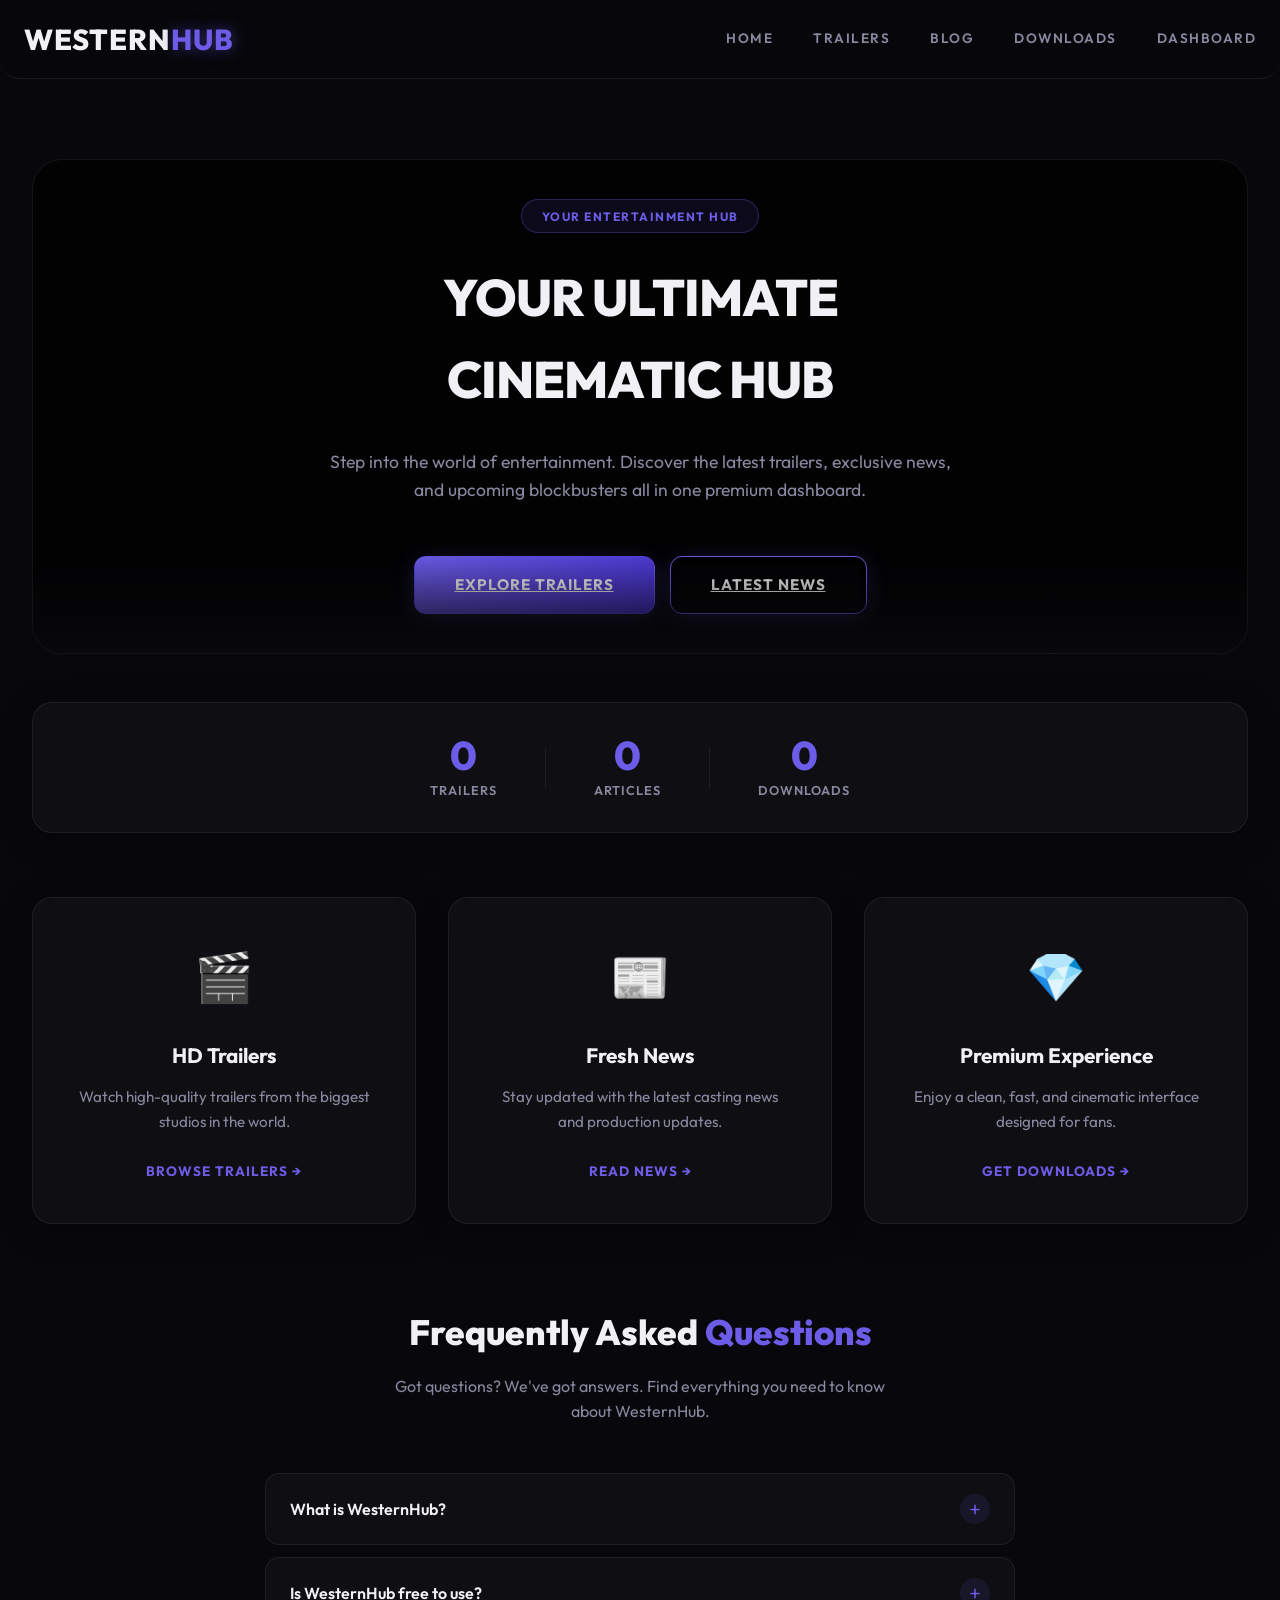
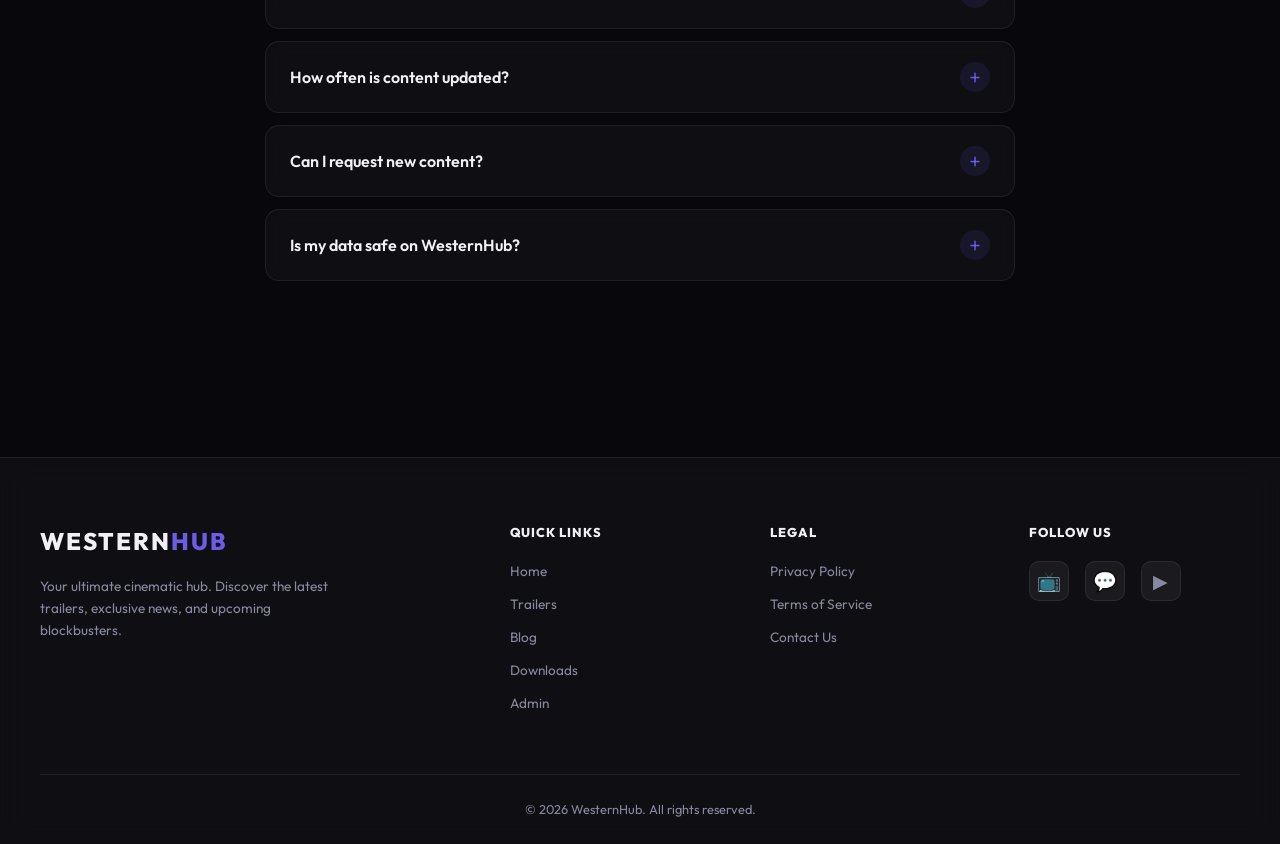
<file: index.html>
<!DOCTYPE html>
<html lang="en">
<head>
    <meta charset="UTF-8">
    <meta name="viewport" content="width=device-width, initial-scale=1.0">
    <title>WesternHub | Cinematic Gateway</title>
    <link rel="icon" type="image/png" href="image/favicon.png">
    <link rel="stylesheet" href="style.css">
    <!-- Auth removed: no redirect required -->
</head>
<body>
    <header>
        <div class="logo">WESTERN<span>HUB</span></div>
        <nav class="nav-links">
            <a href="index.html">Home</a>
            <a href="trailers.html">Trailers</a>
            <a href="blog.html">Blog</a>
            <a href="downloads.html">Downloads</a>
            <a href="admin.html" id="navAdmin">Dashboard</a>
            <a href="#" id="navLogout" style="display:none;" onclick="logout()">Logout</a>
        </nav>
    </header>
    <script>
        if (sessionStorage.getItem('adminLoggedIn') === 'true') {
            document.getElementById('navLogout').style.display = 'inline';
            document.getElementById('navLogout').textContent = 'Logout (' + (sessionStorage.getItem('userName') || 'User') + ')';
        }
        function logout() {
            sessionStorage.clear();
            window.location.replace('index.html');
        }
    </script>

    <div class="container">
        <!-- Main Landing Hero -->
        <section class="hero" style="height: 55vh;">
            <div class="hero-badge">Your Entertainment Hub</div>
            <h1 style="font-size: 3.2rem; letter-spacing: -1px;">YOUR ULTIMATE <br><span>CINEMATIC HUB</span></h1>
            <p style="max-width: 650px; margin: 1.2rem auto; font-size: 1.1rem; color: var(--text-gray);">
                Step into the world of entertainment. Discover the latest trailers, exclusive news, and upcoming blockbusters all in one premium dashboard.
            </p>
            <div style="display: flex; gap: 15px; justify-content: center; margin-top: 2rem;">
                <a href="trailers.html" class="btn" style="padding: 1rem 2.5rem; font-size: 0.95rem; width: auto;">Explore Trailers</a>
                <a href="blog.html" class="btn" style="padding: 1rem 2.5rem; font-size: 0.95rem; width: auto; background: transparent; border: 1px solid var(--primary-red);">Latest News</a>
            </div>
        </section>

        <!-- Stats Bar -->
        <section class="home-stats-bar">
            <div class="home-stat">
                <span class="home-stat-number" id="homeTrailers">0</span>
                <span class="home-stat-label">Trailers</span>
            </div>
            <div class="home-stat-divider"></div>
            <div class="home-stat">
                <span class="home-stat-number" id="homeBlogs">0</span>
                <span class="home-stat-label">Articles</span>
            </div>
            <div class="home-stat-divider"></div>
            <div class="home-stat">
                <span class="home-stat-number" id="homeDownloads">0</span>
                <span class="home-stat-label">Downloads</span>
            </div>
        </section>

        <!-- Feature Section -->
        <section class="home-features">
            <div class="home-feature-card">
                <div class="home-feature-icon">&#127916;</div>
                <h3>HD Trailers</h3>
                <p>Watch high-quality trailers from the biggest studios in the world.</p>
                <a href="trailers.html" class="home-feature-link">Browse Trailers &#8594;</a>
            </div>
            <div class="home-feature-card">
                <div class="home-feature-icon">&#128240;</div>
                <h3>Fresh News</h3>
                <p>Stay updated with the latest casting news and production updates.</p>
                <a href="blog.html" class="home-feature-link">Read News &#8594;</a>
            </div>
            <div class="home-feature-card">
                <div class="home-feature-icon">&#128142;</div>
                <h3>Premium Experience</h3>
                <p>Enjoy a clean, fast, and cinematic interface designed for fans.</p>
                <a href="downloads.html" class="home-feature-link">Get Downloads &#8594;</a>
            </div>
        </section>

        <!-- FAQ Section -->
        <section class="home-faq">
            <div class="home-faq-header">
                <h2>Frequently Asked <span>Questions</span></h2>
                <p>Got questions? We've got answers. Find everything you need to know about WesternHub.</p>
            </div>
            <div class="faq-list">
                <div class="faq-item">
                    <button class="faq-question" onclick="toggleFaq(this)">
                        <span>What is WesternHub?</span>
                        <span class="faq-icon">+</span>
                    </button>
                    <div class="faq-answer">
                        <p>WesternHub is your ultimate cinematic hub for discovering the latest movie and TV trailers, exclusive entertainment news, and premium downloadable content. Everything is organized in one sleek, easy-to-use dashboard.</p>
                    </div>
                </div>
                <div class="faq-item">
                    <button class="faq-question" onclick="toggleFaq(this)">
                        <span>Is WesternHub free to use?</span>
                        <span class="faq-icon">+</span>
                    </button>
                    <div class="faq-answer">
                        <p>Yes! WesternHub is completely free to browse and use. You can explore trailers, read news articles, and download free content. Some premium downloads may be available for a small fee.</p>
                    </div>
                </div>
                <div class="faq-item">
                    <button class="faq-question" onclick="toggleFaq(this)">
                        <span>How often is content updated?</span>
                        <span class="faq-icon">+</span>
                    </button>
                    <div class="faq-answer">
                        <p>We constantly update our library with the latest trailers, breaking news, and new downloads. Check back regularly or follow us on social media to stay in the loop.</p>
                    </div>
                </div>
                <div class="faq-item">
                    <button class="faq-question" onclick="toggleFaq(this)">
                        <span>Can I request new content?</span>
                        <span class="faq-icon">+</span>
                    </button>
                    <div class="faq-answer">
                        <p>Absolutely! We love hearing from our community. Join our Discord server or use the Contact Us link in the footer to send us your suggestions and content requests.</p>
                    </div>
                </div>
                <div class="faq-item">
                    <button class="faq-question" onclick="toggleFaq(this)">
                        <span>Is my data safe on WesternHub?</span>
                        <span class="faq-icon">+</span>
                    </button>
                    <div class="faq-answer">
                        <p>Your privacy matters to us. We do not collect or share any personal data. All your preferences and saved content are stored locally in your browser and never leave your device.</p>
                    </div>
                </div>

            </div>
        </section>
    </div>

     <!-- Legal Modal -->
    <div id="legalModal" class="modal">
        <div class="legal-modal-content">
            <span class="modal-close" onclick="closeLegal()">&times;</span>
            <div id="legalModalBody"></div>
        </div>
    </div>

    <script>
        const legalContent = {
            privacy: {
                title: 'Privacy Policy',
                body: '<p><em>Last updated: June 2026</em></p>' +
                    '<h3 style="color: var(--text-white); margin: 1.5rem 0 0.8rem; font-size: 1.1rem;">1. Introduction</h3>' +
                    '<p>WesternHub ("we," "our," or "us") is committed to protecting your privacy. This Privacy Policy explains how we handle information when you use our website and services. By accessing WesternHub, you agree to the practices described in this policy.</p>' +
                    '<h3 style="color: var(--text-white); margin: 1.5rem 0 0.8rem; font-size: 1.1rem;">2. Information We Collect</h3>' +
                    '<p>WesternHub operates on a privacy-first model. We do not collect, store, or transmit any personally identifiable information (PII) to our servers. All data you enter on this site — including saved content, preferences, and settings — is stored locally in your web browser using localStorage and sessionStorage technologies.</p>' +
                    '<h3 style="color: var(--text-white); margin: 1.5rem 0 0.8rem; font-size: 1.1rem;">3. How Your Data Is Used</h3>' +
                    '<p>Since all data remains on your local device, we have no access to your personal content. Local browser data is used solely to maintain your session, remember your preferences, and provide the core functionality of the platform.</p>' +
                    '<h3 style="color: var(--text-white); margin: 1.5rem 0 0.8rem; font-size: 1.1rem;">4. Third-Party Services</h3>' +
                    '<p>WesternHub may embed content from third-party platforms such as YouTube. These services may collect usage data independently according to their own privacy policies. We encourage you to review the privacy policies of any third-party services you interact with through our platform.</p>' +
                    '<h3 style="color: var(--text-white); margin: 1.5rem 0 0.8rem; font-size: 1.1rem;">5. Data Security</h3>' +
                    '<p>We implement reasonable security measures to protect the integrity of our platform. However, since your data is stored locally on your device, you are responsible for maintaining the security of your own browser and device.</p>' +
                    '<h3 style="color: var(--text-white); margin: 1.5rem 0 0.8rem; font-size: 1.1rem;">6. Changes to This Policy</h3>' +
                    '<p>We reserve the right to update this Privacy Policy at any time. Changes will be reflected on this page with an updated revision date. Continued use of WesternHub after changes constitutes acceptance of the revised policy.</p>' +
                    '<h3 style="color: var(--text-white); margin: 1.5rem 0 0.8rem; font-size: 1.1rem;">7. Contact</h3>' +
                    '<p>If you have questions about this policy, please reach out via our Discord server or the Contact Us page.</p>'
            },
            terms: {
                title: 'Terms of Service',
                body: '<p><em>Last updated: June 2026</em></p>' +
                    '<h3 style="color: var(--text-white); margin: 1.5rem 0 0.8rem; font-size: 1.1rem;">1. Acceptance of Terms</h3>' +
                    '<p>By accessing and using WesternHub, you acknowledge that you have read, understood, and agree to be bound by these Terms of Service. If you do not agree with any part of these terms, you must discontinue use of the platform immediately.</p>' +
                    '<h3 style="color: var(--text-white); margin: 1.5rem 0 0.8rem; font-size: 1.1rem;">2. Description of Service</h3>' +
                    '<p>WesternHub is an entertainment content aggregation platform that provides access to trailers, news articles, and downloadable resources. We reserve the right to modify, suspend, or discontinue any part of the service at our sole discretion and without prior notice.</p>' +
                    '<h3 style="color: var(--text-white); margin: 1.5rem 0 0.8rem; font-size: 1.1rem;">3. User Responsibilities</h3>' +
                    '<p>You are solely responsible for your activity on WesternHub. This includes any content you submit, save, or distribute through the platform. You agree not to use WesternHub for any unlawful purpose or in any manner that could damage, disable, or impair the service.</p>' +
                    '<h3 style="color: var(--text-white); margin: 1.5rem 0 0.8rem; font-size: 1.1rem;">4. Intellectual Property</h3>' +
                    '<p>All content displayed on WesternHub — including but not limited to trailers, images, logos, and written material — is the property of its respective owners and is protected by applicable intellectual property laws. You may not reproduce, distribute, or create derivative works without explicit permission.</p>' +
                    '<h3 style="color: var(--text-white); margin: 1.5rem 0 0.8rem; font-size: 1.1rem;">5. Disclaimer of Warranties</h3>' +
                    '<p>WesternHub is provided on an "as is" and "as available" basis. We make no warranties, expressed or implied, regarding the reliability, accuracy, or availability of the platform. Your use of the service is at your own risk.</p>' +
                    '<h3 style="color: var(--text-white); margin: 1.5rem 0 0.8rem; font-size: 1.1rem;">6. Limitation of Liability</h3>' +
                    '<p>To the fullest extent permitted by law, WesternHub and its operators shall not be held liable for any indirect, incidental, special, or consequential damages arising from your use of or inability to use the platform.</p>' +
                    '<h3 style="color: var(--text-white); margin: 1.5rem 0 0.8rem; font-size: 1.1rem;">7. Termination</h3>' +
                    '<p>We reserve the right to restrict or terminate your access to WesternHub at any time, without notice, for conduct that we believe violates these terms or is harmful to other users, us, or third parties.</p>' +
                    '<h3 style="color: var(--text-white); margin: 1.5rem 0 0.8rem; font-size: 1.1rem;">8. Changes to Terms</h3>' +
                    '<p>We may revise these Terms of Service at any time. Updated terms will be posted on this page with a revised date. Your continued use of WesternHub after any changes indicates your acceptance of the updated terms.</p>' +
                    '<h3 style="color: var(--text-white); margin: 1.5rem 0 0.8rem; font-size: 1.1rem;">9. Contact</h3>' +
                    '<p>For inquiries regarding these terms, please contact us through our Discord server or the Contact Us page.</p>'
            },
            contact: {
                title: 'Contact Us',
                body: '<p>Join our Discord server to connect with the community!</p><p style="margin-top: 1.5rem;"><a href="#" style="display: inline-block; background: var(--primary-red); color: white; padding: 1rem 2.5rem; border-radius: 8px; text-decoration: none; font-weight: 700; text-transform: uppercase; letter-spacing: 1px; transition: var(--transition);">Join Discord</a></p>'
            }
        };

        function openLegal(type) {
            const content = legalContent[type];
            if (!content) return;
            document.getElementById('legalModalBody').innerHTML = '<h2 style="color: var(--primary-red); margin-bottom: 1.5rem;">' + content.title + '</h2>' + content.body;
            document.getElementById('legalModal').classList.add('active');
            document.body.style.overflow = 'hidden';
        }

        function closeLegal() {
            document.getElementById('legalModal').classList.remove('active');
            document.body.style.overflow = '';
        }

        document.getElementById('legalModal').addEventListener('click', function(e) {
            if (e.target === this) closeLegal();
        });
    </script>

     <script src="app.js"></script>
    <script>
        // FAQ Accordion
        function toggleFaq(btn) {
            const item = btn.parentElement;
            const answer = item.querySelector('.faq-answer');
            const icon = btn.querySelector('.faq-icon');
            const isOpen = item.classList.contains('active');

            // Close all
            document.querySelectorAll('.faq-item').forEach(i => {
                i.classList.remove('active');
                i.querySelector('.faq-answer').style.maxHeight = null;
                i.querySelector('.faq-icon').textContent = '+';
            });

            // Open clicked if it was closed
            if (!isOpen) {
                item.classList.add('active');
                answer.style.maxHeight = answer.scrollHeight + 'px';
                icon.textContent = '−';
            }
        }

        // Load stats
        const trailers = JSON.parse(localStorage.getItem('WesternHub_data') || '[]');
        const blogs = JSON.parse(localStorage.getItem('WesternHub_blogs') || '[]');
        const downloads = JSON.parse(localStorage.getItem('WesternHub_downloads') || '[]');

        function animateCount(el, target) {
            let current = 0;
            const step = Math.max(1, Math.floor(target / 30));
            const interval = setInterval(() => {
                current += step;
                if (current >= target) {
                    current = target;
                    clearInterval(interval);
                }
                el.textContent = current;
            }, 30);
        }

        animateCount(document.getElementById('homeTrailers'), trailers.length);
        animateCount(document.getElementById('homeBlogs'), blogs.length);
        animateCount(document.getElementById('homeDownloads'), downloads.length);
    </script>
     <footer>
         <div class="footer-content">
             <div class="footer-brand">
                 <div class="footer-logo">WESTERN<span>HUB</span></div>
                 <p>Your ultimate cinematic hub. Discover the latest trailers, exclusive news, and upcoming blockbusters.</p>
             </div>
             <div class="footer-col">
                 <h4>Quick Links</h4>
                 <a href="index.html">Home</a>
                 <a href="trailers.html">Trailers</a>
                 <a href="blog.html">Blog</a>
                 <a href="downloads.html">Downloads</a>
                 <a href="admin.html">Admin</a>
             </div>
             <div class="footer-col">
                 <h4>Legal</h4>
                  <a href="#" onclick="openLegal('privacy'); return false;">Privacy Policy</a>
                  <a href="#" onclick="openLegal('terms'); return false;">Terms of Service</a>
                  <a href="#" onclick="openLegal('contact'); return false;">Contact Us</a>
              </div>
             <div class="footer-col">
                 <h4>Follow Us</h4>
                 <div class="footer-social">
                     <a href="#" title="Twitch">📺</a>
                     <a href="#" title="Discord">💬</a>
                     <a href="#" title="YouTube">▶</a>
                 </div>
             </div>
         </div>
         <div class="footer-bottom">
             <p>&copy; 2026 WesternHub. All rights reserved.</p>
         </div>
     </footer>
</body>
</html>
</file>
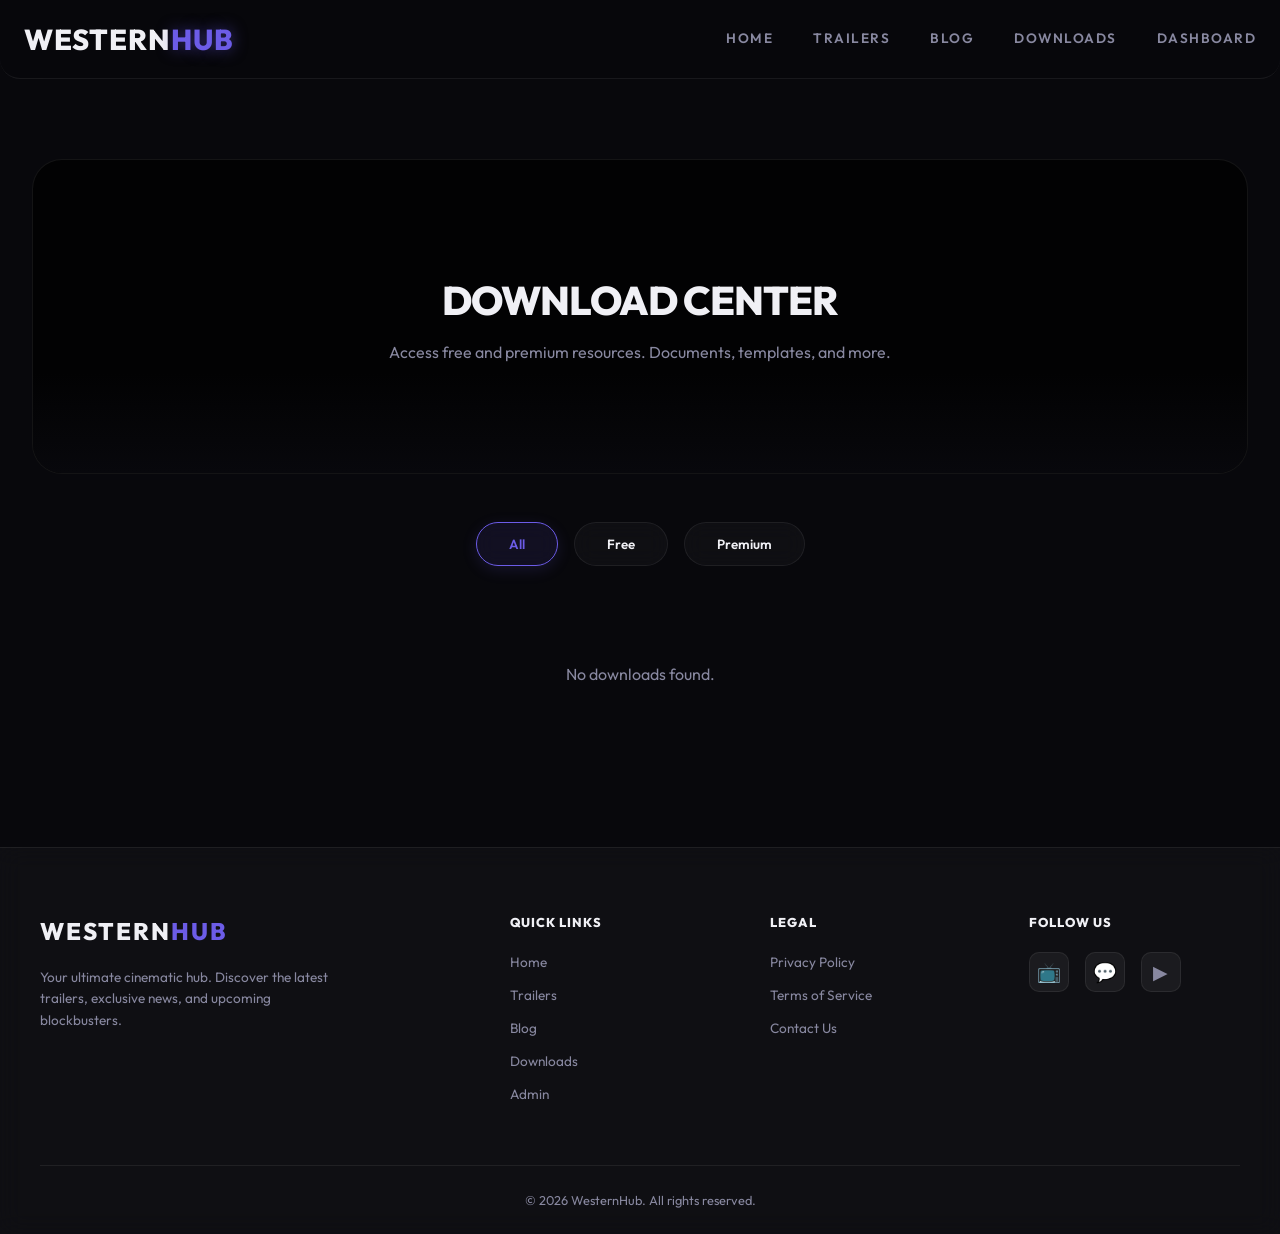
<file: downloads.html>
<!DOCTYPE html>
<html lang="en">
<head>
    <meta charset="UTF-8">
    <meta name="viewport" content="width=device-width, initial-scale=1.0">
    <title>Downloads | WesternHub</title>
    <link rel="icon" type="image/png" href="image/favicon.png">
    <link rel="stylesheet" href="style.css">
    <!-- Auth removed: no redirect required -->
</head>
<body>
    <header>
        <div class="logo">WESTERN<span>HUB</span></div>
        <button class="hamburger" id="hamburger" aria-label="Toggle navigation">
            <span></span>
            <span></span>
            <span></span>
        </button>
        <nav class="nav-links" id="navLinks">
            <a href="index.html">Home</a>
            <a href="trailers.html">Trailers</a>
            <a href="blog.html">Blog</a>
            <a href="downloads.html">Downloads</a>
            <a href="admin.html" id="navAdmin">Dashboard</a>
            <a href="#" id="navLogout" style="display:none;" onclick="logout()">Logout</a>
        </nav>
    </header>
    <script>
        if (sessionStorage.getItem('adminLoggedIn') === 'true') {
            document.getElementById('navLogout').style.display = 'inline';
            document.getElementById('navLogout').textContent = 'Logout (' + (sessionStorage.getItem('userName') || 'User') + ')';
        }
        function logout() {
            sessionStorage.clear();
            window.location.replace('index.html');
        }
        
        const hamburger = document.getElementById('hamburger');
        const navLinks = document.getElementById('navLinks');
        hamburger.addEventListener('click', () => {
            hamburger.classList.toggle('active');
            navLinks.classList.toggle('active');
        });
        navLinks.querySelectorAll('a').forEach(link => {
            link.addEventListener('click', () => {
                hamburger.classList.remove('active');
                navLinks.classList.remove('active');
            });
        });
    </script>

    <div class="container">
        <section class="hero">
            <h1>DOWNLOAD <span>CENTER</span></h1>
            <p>Access free and premium resources. Documents, templates, and more.</p>
        </section>

        <div class="filter-bar">
            <button class="filter-btn active" onclick="filterDownloads('All', this)">All</button>
            <button class="filter-btn" onclick="filterDownloads('Free', this)">Free</button>
            <button class="filter-btn" onclick="filterDownloads('Paid', this)">Premium</button>
        </div>

        <section id="downloads" class="trailer-grid"></section>
    </div>

    <!-- Download Detail Modal -->
    <div id="downloadModal" class="modal">
        <div class="download-modal-content">
            <span class="modal-close" onclick="closeDownloadModal()">&times;</span>
            <div id="downloadModalBody"></div>
        </div>
    </div>

    <script src="downloads.js"></script>

    <!-- Legal Modal -->
    <div id="legalModal" class="modal">
        <div class="legal-modal-content">
            <span class="modal-close" onclick="closeLegal()">&times;</span>
            <div id="legalModalBody"></div>
        </div>
    </div>

    <script>
        const legalContent = {
            privacy: {
                title: 'Privacy Policy',
                body: '<p><em>Last updated: June 2026</em></p>' +
                    '<h3 style="color: var(--text-white); margin: 1.5rem 0 0.8rem; font-size: 1.1rem;">1. Introduction</h3>' +
                    '<p>WesternHub ("we," "our," or "us") is committed to protecting your privacy. This Privacy Policy explains how we handle information when you use our website and services. By accessing WesternHub, you agree to the practices described in this policy.</p>' +
                    '<h3 style="color: var(--text-white); margin: 1.5rem 0 0.8rem; font-size: 1.1rem;">2. Information We Collect</h3>' +
                    '<p>WesternHub operates on a privacy-first model. We do not collect, store, or transmit any personally identifiable information (PII) to our servers. All data you enter on this site — including saved content, preferences, and settings — is stored locally in your web browser using localStorage and sessionStorage technologies.</p>' +
                    '<h3 style="color: var(--text-white); margin: 1.5rem 0 0.8rem; font-size: 1.1rem;">3. How Your Data Is Used</h3>' +
                    '<p>Since all data remains on your local device, we have no access to your personal content. Local browser data is used solely to maintain your session, remember your preferences, and provide the core functionality of the platform.</p>' +
                    '<h3 style="color: var(--text-white); margin: 1.5rem 0 0.8rem; font-size: 1.1rem;">4. Third-Party Services</h3>' +
                    '<p>WesternHub may embed content from third-party platforms such as YouTube. These services may collect usage data independently according to their own privacy policies. We encourage you to review the privacy policies of any third-party services you interact with through our platform.</p>' +
                    '<h3 style="color: var(--text-white); margin: 1.5rem 0 0.8rem; font-size: 1.1rem;">5. Data Security</h3>' +
                    '<p>We implement reasonable security measures to protect the integrity of our platform. However, since your data is stored locally on your device, you are responsible for maintaining the security of your own browser and device.</p>' +
                    '<h3 style="color: var(--text-white); margin: 1.5rem 0 0.8rem; font-size: 1.1rem;">6. Changes to This Policy</h3>' +
                    '<p>We reserve the right to update this Privacy Policy at any time. Changes will be reflected on this page with an updated revision date. Continued use of WesternHub after changes constitutes acceptance of the revised policy.</p>' +
                    '<h3 style="color: var(--text-white); margin: 1.5rem 0 0.8rem; font-size: 1.1rem;">7. Contact</h3>' +
                    '<p>If you have questions about this policy, please reach out via our Discord server or the Contact Us page.</p>'
            },
            terms: {
                title: 'Terms of Service',
                body: '<p><em>Last updated: June 2026</em></p>' +
                    '<h3 style="color: var(--text-white); margin: 1.5rem 0 0.8rem; font-size: 1.1rem;">1. Acceptance of Terms</h3>' +
                    '<p>By accessing and using WesternHub, you acknowledge that you have read, understood, and agree to be bound by these Terms of Service. If you do not agree with any part of these terms, you must discontinue use of the platform immediately.</p>' +
                    '<h3 style="color: var(--text-white); margin: 1.5rem 0 0.8rem; font-size: 1.1rem;">2. Description of Service</h3>' +
                    '<p>WesternHub is an entertainment content aggregation platform that provides access to trailers, news articles, and downloadable resources. We reserve the right to modify, suspend, or discontinue any part of the service at our sole discretion and without prior notice.</p>' +
                    '<h3 style="color: var(--text-white); margin: 1.5rem 0 0.8rem; font-size: 1.1rem;">3. User Responsibilities</h3>' +
                    '<p>You are solely responsible for your activity on WesternHub. This includes any content you submit, save, or distribute through the platform. You agree not to use WesternHub for any unlawful purpose or in any manner that could damage, disable, or impair the service.</p>' +
                    '<h3 style="color: var(--text-white); margin: 1.5rem 0 0.8rem; font-size: 1.1rem;">4. Intellectual Property</h3>' +
                    '<p>All content displayed on WesternHub — including but not limited to trailers, images, logos, and written material — is the property of its respective owners and is protected by applicable intellectual property laws. You may not reproduce, distribute, or create derivative works without explicit permission.</p>' +
                    '<h3 style="color: var(--text-white); margin: 1.5rem 0 0.8rem; font-size: 1.1rem;">5. Disclaimer of Warranties</h3>' +
                    '<p>WesternHub is provided on an "as is" and "as available" basis. We make no warranties, expressed or implied, regarding the reliability, accuracy, or availability of the platform. Your use of the service is at your own risk.</p>' +
                    '<h3 style="color: var(--text-white); margin: 1.5rem 0 0.8rem; font-size: 1.1rem;">6. Limitation of Liability</h3>' +
                    '<p>To the fullest extent permitted by law, WesternHub and its operators shall not be held liable for any indirect, incidental, special, or consequential damages arising from your use of or inability to use the platform.</p>' +
                    '<h3 style="color: var(--text-white); margin: 1.5rem 0 0.8rem; font-size: 1.1rem;">7. Termination</h3>' +
                    '<p>We reserve the right to restrict or terminate your access to WesternHub at any time, without notice, for conduct that we believe violates these terms or is harmful to other users, us, or third parties.</p>' +
                    '<h3 style="color: var(--text-white); margin: 1.5rem 0 0.8rem; font-size: 1.1rem;">8. Changes to Terms</h3>' +
                    '<p>We may revise these Terms of Service at any time. Updated terms will be posted on this page with a revised date. Your continued use of WesternHub after any changes indicates your acceptance of the updated terms.</p>' +
                    '<h3 style="color: var(--text-white); margin: 1.5rem 0 0.8rem; font-size: 1.1rem;">9. Contact</h3>' +
                    '<p>For inquiries regarding these terms, please contact us through our Discord server or the Contact Us page.</p>'
            },
            contact: {
                title: 'Contact Us',
                body: '<p>Join our Discord server to connect with the community!</p><p style="margin-top: 1.5rem;"><a href="#" style="display: inline-block; background: var(--primary-red); color: white; padding: 1rem 2.5rem; border-radius: 8px; text-decoration: none; font-weight: 700; text-transform: uppercase; letter-spacing: 1px; transition: var(--transition);">Join Discord</a></p>'
            }
        };

        function openLegal(type) {
            const content = legalContent[type];
            if (!content) return;
            document.getElementById('legalModalBody').innerHTML = '<h2 style="color: var(--primary-red); margin-bottom: 1.5rem;">' + content.title + '</h2>' + content.body;
            document.getElementById('legalModal').classList.add('active');
            document.body.style.overflow = 'hidden';
        }

        function closeLegal() {
            document.getElementById('legalModal').classList.remove('active');
            document.body.style.overflow = '';
        }

        document.getElementById('legalModal').addEventListener('click', function(e) {
            if (e.target === this) closeLegal();
        });
    </script>

     <footer>
         <div class="footer-content">
             <div class="footer-brand">
                 <div class="footer-logo">WESTERN<span>HUB</span></div>
                 <p>Your ultimate cinematic hub. Discover the latest trailers, exclusive news, and upcoming blockbusters.</p>
             </div>
             <div class="footer-col">
                 <h4>Quick Links</h4>
                 <a href="index.html">Home</a>
                 <a href="trailers.html">Trailers</a>
                 <a href="blog.html">Blog</a>
                 <a href="downloads.html">Downloads</a>
                 <a href="admin.html">Admin</a>
             </div>
             <div class="footer-col">
                 <h4>Legal</h4>
                 <a href="#" onclick="openLegal('privacy'); return false;">Privacy Policy</a>
                 <a href="#" onclick="openLegal('terms'); return false;">Terms of Service</a>
                 <a href="#" onclick="openLegal('contact'); return false;">Contact Us</a>
             </div>
             <div class="footer-col">
                 <h4>Follow Us</h4>
                 <div class="footer-social">
                     <a href="#" title="Twitch">📺</a>
                     <a href="#" title="Discord">💬</a>
                     <a href="#" title="YouTube">▶</a>
                 </div>
             </div>
         </div>
         <div class="footer-bottom">
             <p>&copy; 2026 WesternHub. All rights reserved.</p>
         </div>
     </footer>
</body>
</html>
</file>
<file: style.css>
@import url('https://fonts.googleapis.com/css2?family=Outfit:wght@300;400;600;800&family=Playfair+Display:ital,wght@0,400;0,700;1,400&family=Roboto+Mono:wght@400;700&family=Inter:wght@300;400;700&display=swap');

:root {
    --bg-dark: #08080c;
    --bg-card: #12121a;
    --primary-red: #6c5ce7;
    --primary-red-glow: rgba(108, 92, 231, 0.5);
    --accent-blue: #00cec9;
    --accent-glow: rgba(0, 206, 201, 0.3);
    --text-white: #f0f0f5;
    --text-gray: #8888a0;
    --glass-bg: rgba(255, 255, 255, 0.03);
    --glass-border: rgba(255, 255, 255, 0.07);
    --glass-shadow: 0 8px 32px rgba(0, 0, 0, 0.3);
    --transition: all 0.3s cubic-bezier(0.4, 0, 0.2, 1);
}

* {
    margin: 0;
    padding: 0;
    box-sizing: border-box;
    font-family: 'Outfit', sans-serif;
}

body {
    background-color: var(--bg-dark);
    color: var(--text-white);
    line-height: 1.6;
    overflow-x: hidden;
}

/* --- Layout --- */
.container {
    max-width: 1400px;
    margin: 0 auto;
    padding: 2rem;
}

/* --- Dashboard --- */
.dashboard-stats {
    display: grid;
    grid-template-columns: repeat(auto-fit, minmax(200px, 1fr));
    gap: 1.5rem;
    margin-bottom: 2rem;
}

.stat-card {
    background: var(--glass-bg);
    border: 1px solid var(--glass-border);
    border-radius: 20px;
    padding: 1.5rem;
    display: flex;
    align-items: center;
    gap: 1rem;
    transition: var(--transition);
    backdrop-filter: blur(10px);
    box-shadow: var(--glass-shadow);
}

.stat-card:hover {
    border-color: var(--primary-red);
    transform: translateY(-5px);
    box-shadow: 0 10px 30px rgba(108, 92, 231, 0.15);
}

.stat-icon {
    width: 60px;
    height: 60px;
    border-radius: 15px;
    display: flex;
    align-items: center;
    justify-content: center;
    font-size: 1.8rem;
    flex-shrink: 0;
}

.stat-info {
    display: flex;
    flex-direction: column;
}

.stat-number {
    font-size: 2rem;
    font-weight: 800;
    line-height: 1;
}

.stat-label {
    font-size: 0.8rem;
    color: var(--text-gray);
    margin-top: 0.3rem;
    text-transform: uppercase;
    letter-spacing: 0.5px;
}

.dashboard-grid {
    display: grid;
    grid-template-columns: 1fr 1fr;
    gap: 1.5rem;
}

.dashboard-panel {
    background: var(--bg-card);
    border: 1px solid var(--glass-border);
    border-radius: 20px;
    padding: 1.5rem;
}

.recent-item {
    display: flex;
    align-items: center;
    gap: 1rem;
    padding: 0.8rem 0;
    border-bottom: 1px solid var(--glass-border);
}

.recent-item:last-child {
    border-bottom: none;
}

.recent-item img {
    width: 50px;
    height: 65px;
    object-fit: cover;
    border-radius: 8px;
    flex-shrink: 0;
}

.recent-item-info {
    display: flex;
    flex-direction: column;
    gap: 0.2rem;
}

.recent-item-info strong {
    font-size: 0.95rem;
}

.recent-item-info span {
    font-size: 0.75rem;
    color: var(--text-gray);
}

.sidebar-icon {
    display: inline-block;
    width: 20px;
    font-weight: 700;
}

@media (max-width: 768px) {
    .dashboard-grid {
        grid-template-columns: 1fr;
    }
    .dashboard-stats {
        grid-template-columns: 1fr 1fr;
    }
}

/* --- Admin Layout --- */
.admin-layout {
    display: flex;
    gap: 2rem;
    min-height: 80vh;
}

.admin-sidebar {
    width: 250px;
    background: var(--glass-bg);
    border-radius: 20px;
    padding: 1.5rem;
    border: 1px solid var(--glass-border);
    height: fit-content;
    backdrop-filter: blur(12px);
    box-shadow: var(--glass-shadow);
}

.sidebar-link {
    display: block;
    padding: 1rem;
    color: var(--text-gray);
    text-decoration: none;
    border-radius: 10px;
    margin-bottom: 0.5rem;
    font-weight: 600;
    transition: var(--transition);
    cursor: pointer;
    font-size: 0.9rem;
}

.sidebar-label {
    font-size: 0.7rem;
    color: var(--text-gray);
    text-transform: uppercase;
    letter-spacing: 1px;
    margin: 1rem 0 0.5rem 1rem;
    font-weight: 800;
}

.sidebar-link:hover,
.sidebar-link.active {
    background: linear-gradient(135deg, var(--primary-red), #4834d4);
    color: white;
    box-shadow: 0 5px 20px rgba(108, 92, 231, 0.3);
    backdrop-filter: blur(10px);
}

.admin-content {
    flex: 1;
}

.admin-section {
    display: none;
}

.admin-section.active {
    display: block;
}

/* --- Manage List --- */
.manage-list {
    display: flex;
    flex-direction: column;
    gap: 1rem;
}

.manage-item {
    background: var(--glass-bg);
    border: 1px solid var(--glass-border);
    border-radius: 15px;
    padding: 1rem;
    display: flex;
    align-items: center;
    gap: 1.5rem;
    transition: var(--transition);
    backdrop-filter: blur(10px);
}

.manage-item:hover {
    border-color: var(--primary-red);
    transform: translateX(10px);
    box-shadow: 0 5px 20px rgba(108, 92, 231, 0.15);
}

.manage-item img {
    width: 60px;
    height: 80px;
    object-fit: cover;
    border-radius: 8px;
}

.manage-item-info {
    flex: 1;
}

.manage-item-info h4 {
    font-size: 1.1rem;
    margin-bottom: 0.2rem;
}

.manage-item-info p {
    font-size: 0.8rem;
    color: var(--text-gray);
}

.manage-actions {
    display: flex;
    gap: 0.5rem;
}

.action-btn {
    padding: 0.5rem 1rem;
    border-radius: 5px;
    border: none;
    cursor: pointer;
    font-weight: 600;
    font-size: 0.8rem;
    transition: var(--transition);
}

.edit-btn {
    background: #ffa500;
    color: black;
}

.delete-btn {
    background: var(--primary-red);
    color: white;
}

.action-btn:hover {
    opacity: 0.8;
    transform: scale(1.05);
}

header {
    display: flex;
    justify-content: space-between;
    align-items: center;
    padding: 1rem 1.5rem;
    background: rgba(8, 8, 12, 0.85);
    backdrop-filter: blur(20px);
    border-bottom: 1px solid var(--glass-border);
    position: sticky;
    top: 0;
    z-index: 100;
    margin-bottom: 3rem;
    border-radius: 0 0 20px 20px;
}

@media (max-width: 768px) {
    header {
        padding: 0.8rem 1rem;
    }

    .logo {
        font-size: 1.5rem;
    }
}

.logo {
    font-size: 1.8rem;
    font-weight: 800;
    text-transform: uppercase;
    letter-spacing: 1px;
    cursor: pointer;
}

.logo span {
    color: var(--primary-red);
    text-shadow: 0 0 15px var(--primary-red-glow);
    animation: pulseGlow 2s infinite alternate;
}

@keyframes pulseGlow {
    from {
        text-shadow: 0 0 10px var(--primary-red-glow);
    }

    to {
        text-shadow: 0 0 25px var(--primary-red);
    }
}

.nav-links {
    display: flex;
    gap: 2.5rem;
}

.hamburger {
    display: none;
    flex-direction: column;
    background: none;
    border: none;
    cursor: pointer;
    padding: 0.5rem;
    gap: 5px;
    z-index: 101;
}

.hamburger span {
    width: 25px;
    height: 3px;
    background: var(--text-white);
    border-radius: 3px;
    transition: var(--transition);
}

.hamburger.active span:nth-child(1) {
    transform: translateY(8px) rotate(45deg);
}

.hamburger.active span:nth-child(2) {
    opacity: 0;
}

.hamburger.active span:nth-child(3) {
    transform: translateY(-8px) rotate(-45deg);
}

@media (max-width: 768px) {
    .hamburger {
        display: flex;
    }

    .nav-links {
        position: fixed !important;
        top: 60px !important;
        right: 1rem !important;
        left: auto !important;
        flex-direction: column;
        background: var(--bg-dark);
        border: 1px solid var(--glass-border);
        border-radius: 15px;
        padding: 1rem;
        gap: 0.5rem;
        width: 220px;
        max-width: calc(100vw - 2rem);
        transform: translateX(100%);
        transition: transform 0.3s ease;
        box-shadow: var(--glass-shadow);
        backdrop-filter: blur(20px);
        margin: 0;
    }

    .nav-links.active {
        transform: translateX(0);
    }

    .nav-links a,
    .nav-links .logout-btn {
        padding: 0.8rem 1rem;
        border-radius: 8px;
        width: 100%;
        text-align: center;
    }

    .nav-links a:hover,
    .nav-links .logout-btn:hover {
        background: rgba(108, 92, 231, 0.1);
    }
}

@media (max-width: 480px) {
    .nav-links {
        width: 180px;
        max-width: calc(100vw - 1rem);
        right: 0.5rem;
    }
}

.nav-links a {
    color: var(--text-gray);
    text-decoration: none;
    font-weight: 600;
    font-size: 0.85rem;
    text-transform: uppercase;
    letter-spacing: 1.5px;
    position: relative;
    transition: var(--transition);
}

.nav-links a::after {
    content: '';
    position: absolute;
    bottom: -5px;
    left: 0;
    width: 0;
    height: 2px;
    background: var(--primary-red);
    transition: var(--transition);
}

.nav-links a:hover {
    color: var(--text-white);
}

.nav-links a:hover::after {
    width: 100%;
}

/* --- Admin Form --- */
.admin-grid {
    display: grid;
    grid-template-columns: 1fr 1fr;
    gap: 3rem;
    align-items: start;
}

.form-container {
    background: var(--glass-bg);
    padding: 2.5rem;
    border-radius: 20px;
    border: 1px solid var(--glass-border);
    box-shadow: var(--glass-shadow);
    backdrop-filter: blur(12px);
}

.form-group {
    margin-bottom: 1.5rem;
}

label {
    display: block;
    margin-bottom: 0.5rem;
    color: var(--text-gray);
    font-size: 0.9rem;
}

input,
textarea,
select {
    width: 100%;
    padding: 0.8rem 1rem;
    background: rgba(255, 255, 255, 0.03);
    border: 1px solid var(--glass-border);
    border-radius: 8px;
    color: var(--text-white);
    outline: none;
    transition: var(--transition);
    backdrop-filter: blur(5px);
}

input:focus,
textarea:focus,
select:focus {
    border-color: var(--primary-red);
    box-shadow: 0 0 5px var(--primary-red-glow);
}

.date-select-group {
    display: flex;
    gap: 0.5rem;
}

.date-select-group select {
    flex: 1;
    min-width: 0;
    cursor: pointer;
    text-align: center;
}

input[type="date"] {
    color-scheme: dark;
    cursor: pointer;
    min-width: 0;
}

input[type="date"]::-webkit-calendar-picker-indicator {
    filter: invert(1);
    cursor: pointer;
    padding: 5px;
    border-radius: 4px;
    transition: var(--transition);
}

input[type="date"]::-webkit-calendar-picker-indicator:hover {
    background: rgba(255,0,0,0.2);
}

.btn {
    background: linear-gradient(135deg, var(--primary-red), #4834d4);
    color: white;
    border: 1px solid rgba(108, 92, 231, 0.3);
    padding: 1rem 2rem;
    border-radius: 12px;
    cursor: pointer;
    font-weight: 700;
    width: 100%;
    transition: var(--transition);
    text-transform: uppercase;
    letter-spacing: 1px;
    box-shadow: 0 4px 20px rgba(108, 92, 231, 0.25);
    backdrop-filter: blur(10px);
}

.btn:hover {
    transform: translateY(-3px);
    box-shadow: 0 10px 30px rgba(108, 92, 231, 0.4);
    border-color: rgba(108, 92, 231, 0.5);
}

/* --- Hero Section --- */
.hero {
    height: 35vh;
    display: flex;
    flex-direction: column;
    justify-content: center;
    align-items: center;
    text-align: center;
    background: linear-gradient(rgba(0, 0, 0, 0.7), rgba(0, 0, 0, 0.7)), url('https://images.unsplash.com/photo-1485846234645-a62644f84728?q=80&w=2059&auto=format&fit=crop');
    background-size: cover;
    background-position: center;
    border-radius: 30px;
    margin-bottom: 3rem;
    border: 1px solid var(--glass-border);
    position: relative;
    overflow: hidden;
}

.hero::after {
    content: '';
    position: absolute;
    bottom: 0;
    left: 0;
    right: 0;
    height: 100px;
    background: linear-gradient(to top, var(--bg-dark), transparent);
}

.hero h1 {
    font-size: 2.5rem;
    font-weight: 800;
    margin-bottom: 0.5rem;
    text-transform: uppercase;
    letter-spacing: -1px;
}

.hero p {
    font-size: 1rem;
    color: var(--text-gray);
    max-width: 550px;
}

.hero-badge {
    background: rgba(108, 92, 231, 0.1);
    border: 1px solid rgba(108, 92, 231, 0.3);
    color: var(--primary-red);
    padding: 0.4rem 1.2rem;
    border-radius: 50px;
    font-size: 0.75rem;
    font-weight: 700;
    text-transform: uppercase;
    letter-spacing: 1.5px;
    margin-bottom: 1.5rem;
}

/* --- Home Stats Bar --- */
.home-stats-bar {
    display: flex;
    justify-content: center;
    align-items: center;
    gap: 3rem;
    padding: 2rem 3rem;
    background: var(--glass-bg);
    border: 1px solid var(--glass-border);
    border-radius: 20px;
    margin-bottom: 4rem;
    backdrop-filter: blur(12px);
    box-shadow: var(--glass-shadow);
}

.home-stat {
    display: flex;
    flex-direction: column;
    align-items: center;
    gap: 0.3rem;
}

.home-stat-number {
    font-size: 2.5rem;
    font-weight: 800;
    color: var(--primary-red);
    line-height: 1;
}

.home-stat-label {
    font-size: 0.8rem;
    color: var(--text-gray);
    text-transform: uppercase;
    letter-spacing: 1px;
    font-weight: 600;
}

.home-stat-divider {
    width: 1px;
    height: 40px;
    background: var(--glass-border);
}

/* --- Home Feature Cards --- */
.home-features {
    display: grid;
    grid-template-columns: repeat(auto-fit, minmax(280px, 1fr));
    gap: 2rem;
    margin-bottom: 5rem;
}

.home-feature-card {
    background: var(--glass-bg);
    padding: 2.5rem;
    border-radius: 20px;
    border: 1px solid var(--glass-border);
    text-align: center;
    transition: var(--transition);
    position: relative;
    overflow: hidden;
    backdrop-filter: blur(12px);
    box-shadow: var(--glass-shadow);
}

.home-feature-card::before {
    content: '';
    position: absolute;
    top: 0;
    left: 0;
    right: 0;
    height: 3px;
    background: var(--primary-red);
    transform: scaleX(0);
    transition: transform 0.4s ease;
}

.home-feature-card:hover {
    transform: translateY(-8px);
    border-color: var(--primary-red);
    box-shadow: 0 20px 50px rgba(108, 92, 231, 0.15);
}

.home-feature-card:hover::before {
    transform: scaleX(1);
}

.home-feature-icon {
    font-size: 3rem;
    margin-bottom: 1.5rem;
    color: var(--primary-red);
}

.home-feature-card h3 {
    font-size: 1.3rem;
    margin-bottom: 0.8rem;
}

.home-feature-card p {
    color: var(--text-gray);
    font-size: 0.95rem;
    line-height: 1.6;
    margin-bottom: 1.5rem;
}

.home-feature-link {
    color: var(--primary-red);
    text-decoration: none;
    font-weight: 700;
    font-size: 0.85rem;
    text-transform: uppercase;
    letter-spacing: 1px;
    transition: var(--transition);
    display: inline-flex;
    align-items: center;
    gap: 6px;
}

.home-feature-link:hover {
    letter-spacing: 2px;
}

/* --- FAQ Section --- */
.home-faq {
    margin-bottom: 4rem;
}

.home-faq-header {
    text-align: center;
    margin-bottom: 3rem;
}

.home-faq-header h2 {
    font-size: 2.2rem;
    font-weight: 800;
    margin-bottom: 0.8rem;
}

.home-faq-header h2 span {
    color: var(--primary-red);
}

.home-faq-header p {
    color: var(--text-gray);
    font-size: 1rem;
    max-width: 500px;
    margin: 0 auto;
}

.faq-list {
    max-width: 750px;
    margin: 0 auto;
    display: flex;
    flex-direction: column;
    gap: 0.75rem;
}

.faq-item {
    background: var(--glass-bg);
    border: 1px solid var(--glass-border);
    border-radius: 14px;
    overflow: hidden;
    transition: var(--transition);
    backdrop-filter: blur(10px);
}

.faq-item:hover {
    border-color: rgba(108, 92, 231, 0.3);
}

.faq-item.active {
    border-color: var(--primary-red);
    box-shadow: 0 5px 25px rgba(108, 92, 231, 0.15);
}

.faq-question {
    width: 100%;
    display: flex;
    justify-content: space-between;
    align-items: center;
    padding: 1.25rem 1.5rem;
    background: none;
    border: none;
    color: var(--text-white);
    font-size: 1rem;
    font-weight: 600;
    cursor: pointer;
    text-align: left;
    font-family: inherit;
    transition: var(--transition);
}

.faq-question:hover {
    color: var(--primary-red);
}

.faq-icon {
    font-size: 1.4rem;
    font-weight: 300;
    color: var(--primary-red);
    width: 30px;
    height: 30px;
    display: flex;
    align-items: center;
    justify-content: center;
    border-radius: 50%;
    background: rgba(108, 92, 231, 0.1);
    flex-shrink: 0;
    transition: var(--transition);
}

.faq-item.active .faq-icon {
    background: var(--primary-red);
    color: #fff;
}

.faq-answer {
    max-height: 0;
    overflow: hidden;
    transition: max-height 0.4s ease, padding 0.4s ease;
}

.faq-item.active .faq-answer {
    max-height: 300px;
}

.faq-answer p {
    padding: 0 1.5rem 1.5rem;
    color: var(--text-gray);
    line-height: 1.8;
    font-size: 0.95rem;
}

/* --- Filter Bar --- */
.filter-bar {
    display: flex;
    justify-content: center;
    gap: 1rem;
    margin-bottom: 3rem;
}

.filter-btn {
    background: var(--glass-bg);
    border: 1px solid var(--glass-border);
    color: var(--text-white);
    padding: 0.8rem 2rem;
    border-radius: 50px;
    cursor: pointer;
    font-weight: 600;
    transition: var(--transition);
    backdrop-filter: blur(10px);
}

.filter-btn:hover,
.filter-btn.active {
    border-color: var(--primary-red);
    color: var(--primary-red);
    background: rgba(108, 92, 231, 0.1);
    box-shadow: 0 4px 15px rgba(108, 92, 231, 0.15);
}

/* --- Refined Trailer Cards --- */
.trailer-grid {
    display: grid;
    grid-template-columns: repeat(auto-fill, minmax(280px, 1fr));
    gap: 3rem;
}

.trailer-card {
    background: var(--glass-bg);
    border-radius: 20px;
    overflow: hidden;
    position: relative;
    border: 1px solid var(--glass-border);
    transition: transform 0.4s cubic-bezier(0.175, 0.885, 0.32, 1.275), box-shadow 0.4s ease;
    cursor: pointer;
    backdrop-filter: blur(12px);
    box-shadow: var(--glass-shadow);
}

.trailer-card:hover {
    transform: translateY(-15px);
    box-shadow: 0 25px 50px rgba(108, 92, 231, 0.2);
    border-color: var(--primary-red);
}

.card-img-wrapper {
    position: relative;
    height: 420px;
    overflow: hidden;
}

.card-img {
    width: 100%;
    height: 100%;
    object-fit: cover;
    transition: transform 0.6s ease;
}

.trailer-card:hover .card-img {
    transform: scale(1.1);
}

.card-overlay {
    position: absolute;
    inset: 0;
    background: linear-gradient(to top, rgba(8, 8, 12, 0.95) 0%, rgba(8, 8, 12, 0.5) 50%, transparent 100%);
    display: flex;
    flex-direction: column;
    justify-content: flex-end;
    padding: 2rem;
    transition: var(--transition);
    backdrop-filter: blur(2px);
}

.card-tag {
    background: linear-gradient(135deg, var(--primary-red), #4834d4);
    color: white;
    padding: 0.3rem 1rem;
    border-radius: 5px;
    font-size: 0.7rem;
    font-weight: 800;
    text-transform: uppercase;
    width: fit-content;
    margin-bottom: 0.8rem;
    box-shadow: 0 5px 15px var(--primary-red-glow);
}

.card-title {
    font-size: 1.5rem;
    font-weight: 700;
    margin-bottom: 0.5rem;
    line-height: 1.2;
}

.card-desc {
    font-size: 0.9rem;
    color: var(--text-gray);
    opacity: 0;
    transform: translateY(20px);
    transition: all 0.4s ease;
}

.trailer-card:hover .card-desc {
    opacity: 1;
    transform: translateY(0);
}

/* --- Modal/Popup --- */
.modal {
    position: fixed;
    top: 0;
    left: 0;
    width: 100%;
    height: 100%;
    background: rgba(0, 0, 0, 0.9);
    backdrop-filter: blur(10px);
    display: none;
    justify-content: center;
    align-items: center;
    z-index: 1000;
    padding: 2rem;
}

.modal.active {
    display: flex;
}

.modal-content {
    background: var(--glass-bg);
    max-width: 900px;
    width: 100%;
    border-radius: 20px;
    display: grid;
    grid-template-columns: 400px 1fr;
    overflow: hidden;
    border: 1px solid var(--glass-border);
    box-shadow: 0 25px 60px rgba(0, 0, 0, 0.5);
    position: relative;
    backdrop-filter: blur(20px);
}

.legal-modal-content {
    background: var(--glass-bg);
    max-width: 600px;
    width: 90%;
    border-radius: 20px;
    padding: 2.5rem;
    border: 1px solid var(--glass-border);
    position: relative;
    max-height: 80vh;
    overflow-y: auto;
    line-height: 1.8;
}

.legal-modal-content p {
    color: var(--text-gray);
    margin-bottom: 1rem;
    font-size: 0.95rem;
}

.modal-close {
    position: absolute;
    top: 1rem;
    right: 1.5rem;
    font-size: 2rem;
    cursor: pointer;
    color: var(--text-white);
    transition: var(--transition);
    z-index: 10;
}

.modal-close:hover {
    color: var(--primary-red);
}

.modal-img {
    width: 100%;
    height: 100%;
    object-fit: cover;
}

.modal-body {
    padding: 3rem;
    overflow-y: auto;
    max-height: 80vh;
}

.modal-info-item {
    margin-bottom: 1.5rem;
}

.info-label {
    color: var(--primary-red);
    text-transform: uppercase;
    font-size: 0.75rem;
    font-weight: 800;
    letter-spacing: 1px;
    display: block;
    margin-bottom: 0.3rem;
}

.info-value {
    font-size: 1.1rem;
    font-weight: 400;
}

.modal-title {
    font-size: 2.5rem;
    font-weight: 800;
    margin-bottom: 1rem;
    line-height: 1.1;
}

/* --- Hidden Class --- */
.hidden {
    display: none !important;
}

/* --- Auth Tabs --- */
.auth-tabs {
    display: flex;
    gap: 0;
    margin-bottom: 1.5rem;
    border-radius: 10px;
    overflow: hidden;
    border: 1px solid var(--glass-border);
}

.auth-tab {
    flex: 1;
    padding: 0.8rem;
    background: transparent;
    border: none;
    color: var(--text-gray);
    font-weight: 700;
    font-size: 0.85rem;
    text-transform: uppercase;
    letter-spacing: 1px;
    cursor: pointer;
    transition: var(--transition);
    font-family: inherit;
}

.auth-tab.active {
    background: var(--primary-red);
    color: white;
}

.auth-tab:not(.active):hover {
    background: rgba(255,255,255,0.05);
}

/* --- Login Page --- */
.login-wrapper {
    height: 100vh;
    display: flex;
    justify-content: center;
    align-items: center;
    background: linear-gradient(rgba(0, 0, 0, 0.75), rgba(0, 0, 0, 0.75)), url('https://images.unsplash.com/photo-1536440136628-849c177e76a1?q=80&w=1925&auto=format&fit=crop');
    background-size: cover;
    background-position: center;
    position: relative;
}

.login-wrapper::before {
    content: '';
    position: absolute;
    inset: 0;
    background: radial-gradient(ellipse at center, transparent 0%, rgba(0,0,0,0.8) 100%);
    pointer-events: none;
}

.login-card {
    background: rgba(20, 20, 20, 0.9);
    backdrop-filter: blur(20px);
    padding: 3rem;
    border-radius: 20px;
    border: 1px solid var(--glass-border);
    box-shadow: 0 0 60px rgba(108, 92, 231, 0.15);
    width: 100%;
    max-width: 400px;
    text-align: center;
    position: relative;
    z-index: 1;
    transition: var(--transition);
}

.login-card:hover {
    border-color: var(--primary-red);
    box-shadow: 0 0 60px var(--primary-red-glow);
}

.login-card h1 {
    margin-bottom: 2rem;
    font-size: 2rem;
    text-transform: uppercase;
    letter-spacing: 2px;
}

.login-card h1 span {
    color: var(--primary-red);
}

.logout-btn {
    background: rgba(255, 255, 255, 0.03);
    color: var(--text-gray);
    border: 1px solid var(--glass-border);
    padding: 0.5rem 1rem;
    border-radius: 5px;
    cursor: pointer;
    font-size: 0.8rem;
    margin-left: 2rem;
    transition: var(--transition);
    backdrop-filter: blur(5px);
}

.logout-btn:hover {
    color: var(--primary-red);
    border-color: var(--primary-red);
    background: rgba(108, 92, 231, 0.1);
}

/* --- Blog Article Modal --- */
.blog-modal-content {
    background: var(--glass-bg);
    max-width: 820px;
    width: 95%;
    border-radius: 20px;
    overflow: hidden;
    border: 1px solid var(--glass-border);
    box-shadow: 0 25px 80px rgba(0, 0, 0, 0.6);
    position: relative;
    animation: modalFadeIn 0.4s ease;
    backdrop-filter: blur(20px);
}

@keyframes modalFadeIn {
    from {
        opacity: 0;
        transform: translateY(30px);
    }

    to {
        opacity: 1;
        transform: translateY(0);
    }
}

.blog-modal-header {
    width: 100%;
    height: 400px;
    position: relative;
    overflow: hidden;
}

.blog-modal-header img {
    width: 100%;
    height: 100%;
    object-fit: cover;
    transition: transform 0.6s ease;
}

.blog-modal-content:hover .blog-modal-header img {
    transform: scale(1.03);
}

.blog-modal-header::after {
    content: '';
    position: absolute;
    inset: 0;
    background: linear-gradient(to top, var(--bg-dark) 0%, rgba(0,0,0,0.2) 50%, transparent 100%);
}

.blog-modal-topbar {
    position: absolute;
    top: 0;
    left: 0;
    right: 0;
    padding: 1.25rem 1.5rem;
    display: flex;
    justify-content: space-between;
    align-items: center;
    z-index: 10;
}

.blog-modal-back {
    background: rgba(0, 0, 0, 0.5);
    backdrop-filter: blur(10px);
    border: 1px solid rgba(255, 255, 255, 0.1);
    color: #fff;
    padding: 0.5rem 1rem;
    border-radius: 8px;
    font-size: 0.8rem;
    font-weight: 600;
    cursor: pointer;
    transition: var(--transition);
    display: flex;
    align-items: center;
    gap: 6px;
}

.blog-modal-back:hover {
    background: var(--primary-red);
    border-color: var(--primary-red);
}

.blog-modal-close {
    background: rgba(0, 0, 0, 0.5);
    backdrop-filter: blur(10px);
    border: 1px solid rgba(255, 255, 255, 0.1);
    color: #fff;
    width: 40px;
    height: 40px;
    border-radius: 50%;
    display: flex;
    align-items: center;
    justify-content: center;
    font-size: 1.3rem;
    cursor: pointer;
    transition: var(--transition);
}

.blog-modal-close:hover {
    background: var(--primary-red);
    border-color: var(--primary-red);
}

.blog-modal-body {
    padding: 2.5rem 3.5rem 3rem;
    max-height: 55vh;
    overflow-y: auto;
}

.blog-modal-body::-webkit-scrollbar {
    width: 5px;
}

.blog-modal-body::-webkit-scrollbar-track {
    background: transparent;
}

.blog-modal-body::-webkit-scrollbar-thumb {
    background: var(--primary-red);
    border-radius: 10px;
}

.blog-modal-meta {
    display: flex;
    align-items: center;
    gap: 1rem;
    margin-bottom: 1.5rem;
    flex-wrap: wrap;
}

.blog-modal-tag {
    background: rgba(108, 92, 231, 0.1);
    border: 1px solid rgba(108, 92, 231, 0.3);
    color: var(--primary-red);
    padding: 0.4rem 1rem;
    border-radius: 8px;
    font-size: 0.7rem;
    font-weight: 700;
    text-transform: uppercase;
    letter-spacing: 1px;
}

.blog-modal-date-text {
    font-size: 0.8rem;
    color: var(--text-gray);
}

.blog-modal-title {
    font-size: 2.5rem;
    font-weight: 800;
    margin-bottom: 0.5rem;
    line-height: 1.15;
    color: var(--text-white);
}

.blog-modal-divider {
    width: 60px;
    height: 3px;
    background: var(--primary-red);
    border-radius: 3px;
    margin: 1.5rem 0 2rem;
}

.blog-modal-content-text {
    font-size: 1.1rem;
    line-height: 1.9;
    color: var(--text-gray);
    white-space: pre-line;
}

.blog-modal-content-text p {
    margin-bottom: 1.5rem;
    color: var(--text-gray);
}

.blog-modal-content-text img {
    border-radius: 12px;
    margin: 1.5rem 0;
}

/* --- Block Editor Controls --- */
.block-controls {
    display: flex;
    gap: 10px;
    margin-bottom: 10px;
    flex-wrap: wrap;
    background: rgba(0,0,0,0.2);
    padding: 8px;
    border-radius: 5px;
    border: 1px solid var(--glass-border);
}

.block-control-item {
    display: flex;
    flex-direction: column;
    gap: 2px;
}

.block-control-item label {
    font-size: 0.6rem;
    color: var(--text-gray);
    margin: 0;
    text-transform: uppercase;
    font-weight: 800;
}

.block-control-item select, .block-control-item input[type="color"] {
    padding: 2px 5px;
    font-size: 0.7rem;
    height: 25px;
    background: var(--bg-dark);
    border: 1px solid var(--glass-border);
    color: white;
    border-radius: 4px;
}
.preview-container {
    position: sticky;
    top: 2rem;
    align-self: start;
}
/* --- Premium Blog Cards --- */
.blog-card {
    background: var(--bg-card);
    border-radius: 16px;
    overflow: hidden;
    position: relative;
    cursor: pointer;
    border: 1px solid var(--glass-border);
    transition: var(--transition);
    display: flex;
    flex-direction: column;
}

.blog-card:hover {
    transform: translateY(-8px);
    border-color: var(--primary-red);
    box-shadow: 0 20px 50px rgba(108, 92, 231, 0.15);
}

.blog-card .card-img-wrapper {
    height: 240px;
    overflow: hidden;
    position: relative;
}

.blog-card .card-img {
    width: 100%;
    height: 100%;
    object-fit: cover;
    transition: transform 0.5s ease;
}

.blog-card:hover .card-img {
    transform: scale(1.08);
}

.blog-card .card-overlay {
    position: absolute;
    inset: 0;
    background: none;
    padding: 1rem 1.25rem;
    display: flex;
    flex-direction: column;
    justify-content: flex-end;
    opacity: 1;
    height: auto;
}

.blog-card .card-date {
    position: absolute;
    top: 1rem;
    left: 1rem;
    background: var(--primary-red);
    padding: 0.35rem 0.85rem;
    border-radius: 6px;
    font-size: 0.65rem;
    font-weight: 700;
    color: #fff;
    z-index: 10;
    text-transform: uppercase;
    letter-spacing: 0.5px;
}

.blog-card .card-tag {
    background: rgba(255, 255, 255, 0.1);
    backdrop-filter: blur(10px);
    border: 1px solid rgba(255, 255, 255, 0.15);
    padding: 0.3rem 0.7rem;
    border-radius: 6px;
    font-size: 0.6rem;
    font-weight: 700;
    color: var(--primary-red);
    text-transform: uppercase;
    letter-spacing: 1px;
    width: fit-content;
    margin-bottom: 0.5rem;
}

.blog-card .card-title {
    font-size: 1.15rem;
    font-weight: 700;
    line-height: 1.3;
    margin: 0;
    color: var(--text-white);
    transition: var(--transition);
}

.blog-card:hover .card-title {
    color: var(--primary-red);
}

.blog-card .card-desc {
    font-size: 0.85rem;
    color: var(--text-gray);
    line-height: 1.5;
    margin-top: 0.5rem;
    max-height: 45px;
    overflow: hidden;
    transition: var(--transition);
}

.blog-card:hover .card-desc {
    color: var(--text-white);
}

.blog-card .read-news {
    margin-top: 0.75rem;
    font-size: 0.75rem;
    font-weight: 700;
    color: var(--primary-red);
    text-transform: uppercase;
    letter-spacing: 1.5px;
    display: flex;
    align-items: center;
    gap: 8px;
    opacity: 0;
    transform: translateY(8px);
    transition: var(--transition);
}

.blog-card:hover .read-news {
    opacity: 1;
    transform: translateY(0);
}

.blog-card-body {
    padding: 1.25rem;
    display: flex;
    flex-direction: column;
    flex: 1;
}

footer {
    background: var(--glass-bg);
    border-top: 1px solid var(--glass-border);
    margin-top: 5rem;
    padding: 4rem 2rem 0;
    backdrop-filter: blur(12px);
}

.footer-content {
    max-width: 1200px;
    margin: 0 auto;
    display: grid;
    grid-template-columns: 2fr 1fr 1fr 1fr;
    gap: 3rem;
    padding-bottom: 3rem;
    border-bottom: 1px solid var(--glass-border);
}

.footer-logo {
    font-size: 1.5rem;
    font-weight: 800;
    letter-spacing: 2px;
    margin-bottom: 1rem;
}

.footer-logo span {
    color: var(--primary-red);
}

.footer-brand p {
    color: var(--text-gray);
    font-size: 0.85rem;
    line-height: 1.6;
    max-width: 300px;
}

.footer-col h4 {
    color: var(--text-white);
    font-size: 0.8rem;
    text-transform: uppercase;
    letter-spacing: 1px;
    margin-bottom: 1.2rem;
    font-weight: 800;
}

.footer-col a {
    display: block;
    color: var(--text-gray);
    text-decoration: none;
    font-size: 0.85rem;
    margin-bottom: 0.7rem;
    transition: var(--transition);
}

.footer-col a:hover {
    color: var(--primary-red);
    transform: translateX(5px);
}

.footer-social {
    display: flex;
    gap: 1rem;
}

.footer-social a {
    width: 40px;
    height: 40px;
    border-radius: 10px;
    background: rgba(255,255,255,0.05);
    border: 1px solid var(--glass-border);
    display: flex;
    align-items: center;
    justify-content: center;
    font-size: 1.2rem;
    transition: var(--transition);
    margin-bottom: 0;
}

.footer-social a:hover {
    background: var(--primary-red);
    border-color: var(--primary-red);
    transform: translateY(-3px);
    box-shadow: 0 5px 15px var(--primary-red-glow);
}

.footer-bottom {
    max-width: 1200px;
    margin: 0 auto;
    padding: 1.5rem 0;
    text-align: center;
}

.footer-bottom p {
    color: var(--text-gray);
    font-size: 0.8rem;
}

@media (max-width: 768px) {
    .footer-content {
        grid-template-columns: 1fr 1fr;
        gap: 2rem;
    }
    .footer-brand {
        grid-column: 1 / -1;
    }
}

@media (max-width: 480px) {
    .footer-content {
        grid-template-columns: 1fr;
        text-align: center;
    }
    .footer-social {
        justify-content: center;
    }
    .footer-brand p {
        max-width: none;
    }
    .home-stats-bar {
        flex-direction: column;
        gap: 1rem;
    }
    .home-stat-divider {
        width: 40px;
        height: 1px;
    }
}

/* --- Download Cards --- */
.download-card-footer {
    display: flex;
    justify-content: space-between;
    align-items: center;
    padding: 1rem;
    background: var(--glass-bg);
    border-top: 1px solid var(--glass-border);
    border-radius: 0 0 20px 20px;
    gap: 0.5rem;
    backdrop-filter: blur(10px);
}

.download-action-area {
    display: flex;
    align-items: center;
    gap: 10px;
}

.download-updated-badge {
    position: absolute;
    top: 1rem;
    right: 1rem;
    background: linear-gradient(135deg, #00b894, #00cec9);
    color: #fff;
    padding: 0.3rem 0.8rem;
    border-radius: 6px;
    font-size: 0.65rem;
    font-weight: 800;
    text-transform: uppercase;
    letter-spacing: 1px;
    z-index: 10;
    animation: badgePulse 2s infinite;
}

.download-updated-badge-inline {
    background: linear-gradient(135deg, #00b894, #00cec9);
    color: #fff;
    padding: 0.3rem 0.8rem;
    border-radius: 6px;
    font-size: 0.65rem;
    font-weight: 800;
    text-transform: uppercase;
    letter-spacing: 1px;
}

.download-modal-tags {
    display: flex;
    align-items: center;
    gap: 10px;
    margin-bottom: 0.5rem;
}

@keyframes badgePulse {
    0%, 100% { opacity: 1; }
    50% { opacity: 0.7; }
}

.download-countdown {
    display: flex;
    align-items: center;
    justify-content: center;
    position: relative;
    width: 40px;
    height: 40px;
}

.download-countdown.hidden {
    display: none;
}

.countdown-ring {
    width: 40px;
    height: 40px;
    transform: rotate(-90deg);
}

.countdown-ring-lg {
    width: 56px;
    height: 56px;
}

.countdown-ring-bg {
    fill: none;
    stroke: rgba(255, 255, 255, 0.08);
    stroke-width: 3;
}

.countdown-ring-progress {
    fill: none;
    stroke: var(--accent-blue);
    stroke-width: 3;
    stroke-linecap: round;
    transition: stroke-dashoffset 1s linear;
    filter: drop-shadow(0 0 6px rgba(0, 206, 201, 0.5));
}

.countdown-text {
    position: absolute;
    font-size: 0.7rem;
    font-weight: 800;
    color: var(--accent-blue);
    font-family: 'Outfit', sans-serif;
}

.countdown-text-lg {
    font-size: 0.85rem;
}

.modal-download-area {
    display: flex;
    align-items: center;
    gap: 15px;
    margin-top: 1.5rem;
}

.modal-download-area .download-btn-large {
    margin-top: 0;
    flex: 1;
}

.download-status {
    font-size: 0.7rem;
    text-transform: uppercase;
    letter-spacing: 1px;
    font-weight: 700;
    padding: 0.3rem 0.8rem;
    border-radius: 5px;
}

.status-available {
    color: #00ff88;
    background: rgba(0, 255, 136, 0.1);
}

.status-out {
    color: var(--text-white);
    background: rgba(100, 100, 100, 0.5);
}

.download-btn {
    background: linear-gradient(135deg, #00b894, #00cec9);
    color: white;
    border: none;
    padding: 0.6rem 1.5rem;
    border-radius: 8px;
    cursor: pointer;
    font-weight: 700;
    font-size: 0.8rem;
    text-transform: uppercase;
    letter-spacing: 1px;
    transition: var(--transition);
    white-space: nowrap;
    font-family: inherit;
    box-shadow: 0 4px 15px rgba(0, 206, 201, 0.25);
}

.download-btn:hover {
    background: linear-gradient(135deg, #00cec9, #55efc4);
    transform: translateY(-2px);
    box-shadow: 0 8px 25px rgba(0, 206, 201, 0.35);
}

.download-btn.disabled,
.download-btn:disabled {
    background: #555;
    color: var(--text-white);
    cursor: not-allowed;
    transform: none;
    box-shadow: none;
}

.download-btn-large {
    width: 100%;
    padding: 1rem;
    font-size: 1rem;
    margin-top: 1.5rem;
}

/* --- Download Modal --- */
.download-modal-content {
    background: var(--glass-bg);
    max-width: 800px;
    width: 95%;
    border-radius: 20px;
    border: 1px solid var(--glass-border);
    max-height: 90vh;
    overflow-y: auto;
    position: relative;
    padding: 2rem;
    backdrop-filter: blur(20px);
}

.download-modal-layout {
    display: grid;
    grid-template-columns: 300px 1fr;
    gap: 2rem;
    align-items: start;
}

.download-modal-img img {
    width: 100%;
    border-radius: 15px;
    border: 1px solid var(--glass-border);
}

.download-modal-info h2 {
    font-size: 1.8rem;
    margin: 0.8rem 0;
}

.download-modal-desc {
    color: var(--text-gray);
    line-height: 1.7;
    margin: 1rem 0;
}

.download-modal-meta {
    display: flex;
    flex-direction: column;
    gap: 0.8rem;
    margin: 1.5rem 0;
    padding: 1rem;
    background: rgba(255,255,255,0.03);
    border-radius: 10px;
    border: 1px solid var(--glass-border);
}

.download-modal-meta .meta-value,
.meta-value.status-out,
.meta-value.status-available {
    font-size: 0.9rem;
    font-weight: 600;
    color: var(--text-white);
    display: inline-block;
    padding: 0.25rem 0.5rem;
    border-radius: 4px;
}

.meta-value.status-out {
    color: var(--text-white);
    background: rgba(80, 80, 80, 0.7);
}

.meta-value.status-available {
    color: #00ff88;
    background: rgba(0, 255, 136, 0.15);
}

.meta-item {
    display: flex;
    justify-content: space-between;
    align-items: center;
}

.meta-label {
    font-size: 0.8rem;
    color: var(--text-gray);
    text-transform: uppercase;
    letter-spacing: 1px;
}

@media (max-width: 768px) {
    .download-modal-layout {
        grid-template-columns: 1fr;
    }
    .download-modal-img img {
        max-height: 300px;
        object-fit: cover;
    }
    .blog-modal-body {
        padding: 1.5rem;
    }
    .blog-modal-title {
        font-size: 1.8rem;
    }
    .blog-modal-header {
        height: 250px;
    }
    .home-stats-bar {
        gap: 1.5rem;
        padding: 1.5rem;
    }
    .home-stat-number {
        font-size: 1.8rem;
    }
    .home-stat-divider {
        height: 30px;
    }
    .faq-question {
        padding: 1rem 1.25rem;
        font-size: 0.9rem;
    }
}

@media (max-width: 1000px) {
    .admin-grid {
        grid-template-columns: 1fr;
    }
    .modal-content {
        grid-template-columns: 1fr;
    }
    .modal-img {
        height: 300px;
    }
    .admin-layout {
        flex-direction: column;
    }
    .admin-sidebar {
        width: 100%;
    }
}

/* --- Pricing Section --- */
.pricing-section {
    padding-bottom: 4rem;
}

.pricing-usage {
    background: var(--bg-card);
    border: 1px solid var(--glass-border);
    border-radius: 16px;
    padding: 1.5rem 2rem;
    max-width: 500px;
    margin: 0 auto 3rem;
    text-align: center;
}

.pricing-usage p {
    color: var(--text-gray);
    font-size: 0.9rem;
    margin-bottom: 0.8rem;
}

.pricing-usage strong {
    color: var(--primary-red);
}

.usage-bar-wrapper {
    width: 100%;
    height: 8px;
    background: rgba(255, 255, 255, 0.05);
    border-radius: 10px;
    overflow: hidden;
    margin-bottom: 0.6rem;
}

.usage-bar {
    height: 100%;
    background: var(--primary-red);
    border-radius: 10px;
    transition: width 0.5s ease, background 0.3s ease;
    width: 0%;
}

.usage-text {
    font-size: 0.85rem !important;
    color: var(--text-white) !important;
    font-weight: 600;
}

.usage-reset {
    font-size: 0.75rem !important;
    color: var(--text-gray) !important;
}

.pricing-grid {
    display: grid;
    grid-template-columns: repeat(auto-fit, minmax(320px, 1fr));
    gap: 2rem;
    max-width: 800px;
    margin: 0 auto;
    align-items: start;
}

.pricing-card {
    background: var(--bg-card);
    border: 1px solid var(--glass-border);
    border-radius: 24px;
    padding: 2.5rem 2rem;
    text-align: center;
    transition: var(--transition);
    position: relative;
    overflow: hidden;
}

.pricing-card:hover {
    transform: translateY(-8px);
    border-color: rgba(108, 92, 231, 0.3);
    box-shadow: 0 20px 50px rgba(0, 0, 0, 0.3);
}

.pricing-featured {
    border-color: var(--primary-red);
    box-shadow: 0 0 40px rgba(108, 92, 231, 0.15);
}

.pricing-featured::before {
    content: '';
    position: absolute;
    top: 0;
    left: 0;
    right: 0;
    height: 3px;
    background: var(--primary-red);
}

.pricing-badge {
    display: inline-block;
    background: rgba(255, 255, 255, 0.05);
    border: 1px solid var(--glass-border);
    color: var(--text-gray);
    padding: 0.35rem 1.2rem;
    border-radius: 50px;
    font-size: 0.7rem;
    font-weight: 700;
    text-transform: uppercase;
    letter-spacing: 1.5px;
    margin-bottom: 1.5rem;
}

.pricing-badge.popular {
    background: var(--primary-red);
    border-color: var(--primary-red);
    color: #fff;
}

.pricing-price {
    display: flex;
    align-items: baseline;
    justify-content: center;
    gap: 2px;
    margin-bottom: 1rem;
}

.pricing-currency {
    font-size: 1.5rem;
    font-weight: 700;
    color: var(--text-white);
    align-self: flex-start;
    margin-top: 0.5rem;
}

.pricing-amount {
    font-size: 4rem;
    font-weight: 800;
    color: var(--text-white);
    line-height: 1;
}

.pricing-period {
    font-size: 0.9rem;
    color: var(--text-gray);
    margin-left: 4px;
}

.pricing-desc {
    color: var(--text-gray);
    font-size: 0.95rem;
    margin-bottom: 2rem;
    line-height: 1.6;
}

.pricing-features {
    list-style: none;
    padding: 0;
    margin: 0 0 2rem;
    text-align: left;
}

.pricing-features li {
    display: flex;
    align-items: center;
    gap: 12px;
    padding: 0.7rem 0;
    font-size: 0.9rem;
    border-bottom: 1px solid rgba(255, 255, 255, 0.03);
}

.pricing-features li:last-child {
    border-bottom: none;
}

.pricing-features .included {
    color: var(--text-white);
}

.pricing-features .excluded {
    color: var(--text-gray);
    text-decoration: line-through;
    opacity: 0.5;
}

.feature-icon {
    font-size: 0.8rem;
    width: 22px;
    height: 22px;
    display: flex;
    align-items: center;
    justify-content: center;
    border-radius: 50%;
    flex-shrink: 0;
}

.pricing-features .included .feature-icon {
    background: rgba(0, 255, 136, 0.1);
    color: #00ff88;
}

.pricing-features .excluded .feature-icon {
    background: rgba(255, 255, 255, 0.05);
    color: var(--text-gray);
}

.pricing-btn {
    width: 100%;
    padding: 1rem;
    border: 1px solid var(--glass-border);
    background: transparent;
    color: var(--text-white);
    border-radius: 12px;
    font-size: 0.95rem;
    font-weight: 700;
    cursor: pointer;
    transition: var(--transition);
    font-family: inherit;
    text-transform: uppercase;
    letter-spacing: 1px;
}

.pricing-btn:hover {
    border-color: var(--primary-red);
    color: var(--primary-red);
}

.pricing-btn.current {
    background: rgba(108, 92, 231, 0.1);
    border-color: var(--primary-red);
    color: var(--primary-red);
    cursor: default;
}

.pricing-btn-featured {
    background: var(--primary-red);
    border-color: var(--primary-red);
    color: #fff;
}

.pricing-btn-featured:hover {
    background: #e60000;
    color: #fff;
    transform: translateY(-2px);
    box-shadow: 0 8px 25px rgba(108, 92, 231, 0.3);
}

.pricing-btn-featured.current {
    background: rgba(108, 92, 231, 0.2);
    cursor: default;
    transform: none;
    box-shadow: none;
}

.pricing-note {
    text-align: center;
    color: var(--text-gray);
    font-size: 0.8rem;
    margin-top: 2.5rem;
    opacity: 0.7;
}

.nav-active {
    color: var(--primary-red) !important;
}

@media (max-width: 768px) {
    .pricing-grid {
        grid-template-columns: 1fr;
    }
    .pricing-card {
        padding: 2rem 1.5rem;
    }
}
</file>
